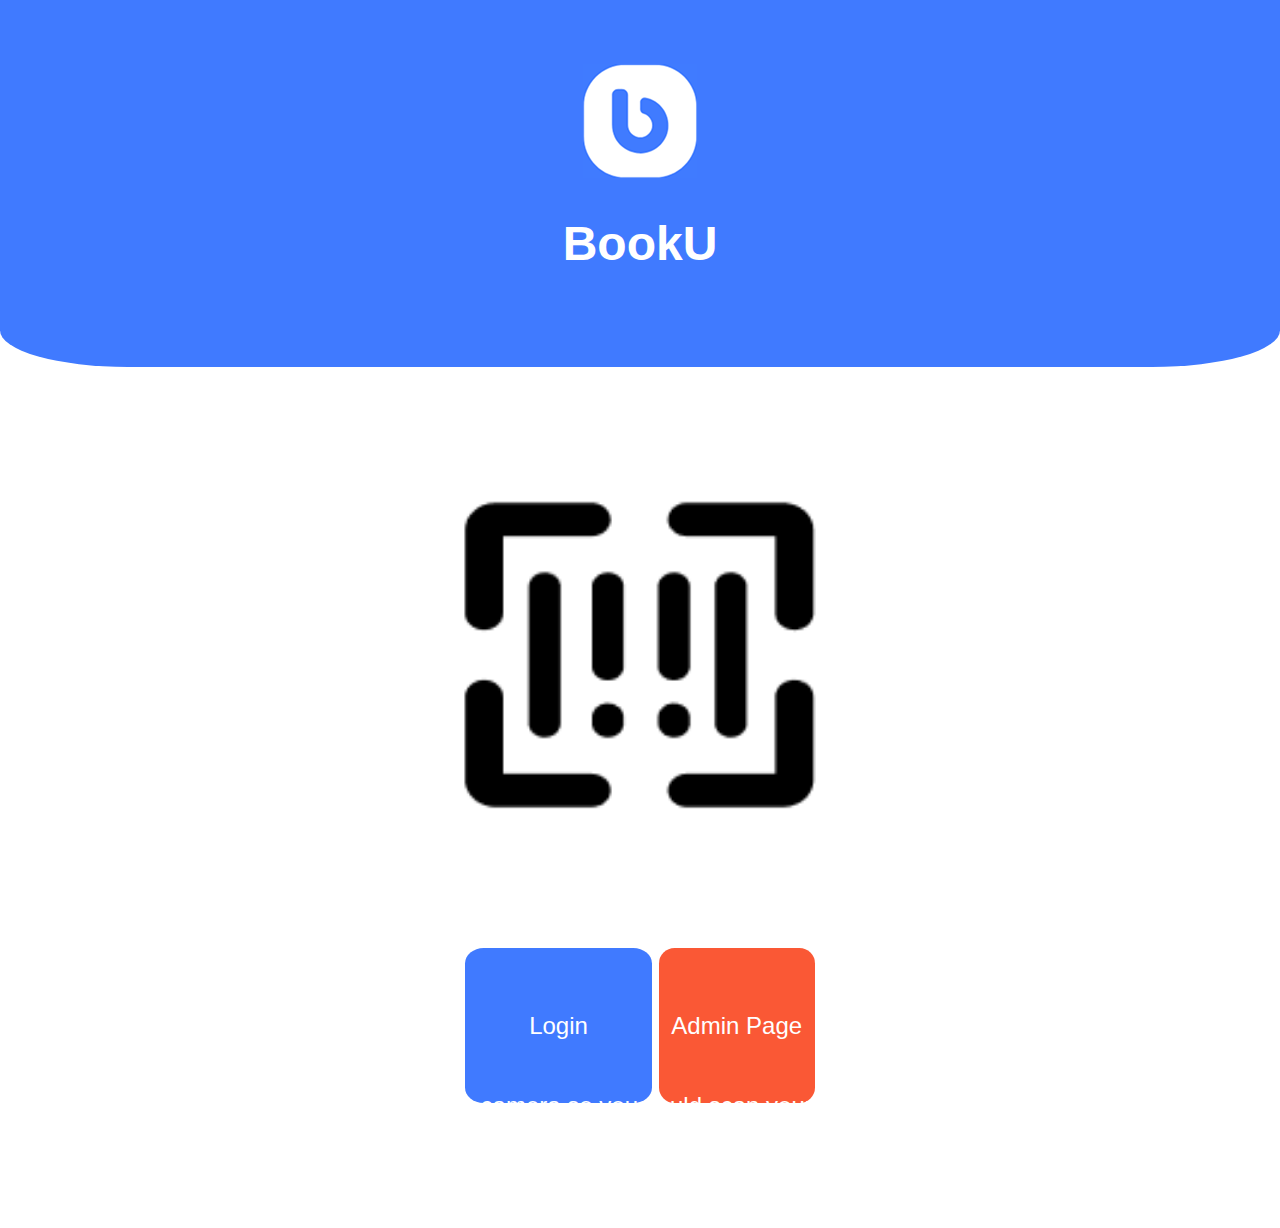
<file: index.html>
<!DOCTYPE html>
<html lang="en">
<head>
    <meta charset="UTF-8">
    <meta name="viewport" content="width=device-width, initial-scale=1.0">
    <!-- <link rel="stylesheet" href="style.css"> -->
    <title>BookU Login</title>
    <style>
        body {
            text-align: center;
            font-family: sans-serif;
            color: white;
            font-size: 150%;
            padding: 0;
            margin: 0;
            box-sizing: border-box;
        }
        .logoheader {
            padding: 5%;
            border-bottom-left-radius: 10%; border-bottom-right-radius: 10%;
            background-color: #407aff;
        }

        .scanbutton {
            width: 30%;
            max-width: 50%;
            padding: 10%;
        }
        .loginbutton {
            display: inline;
            background-color: #407aff;
            border-radius: 10%;
            padding: 5%;
        }
        #note { color: #ffffff }

        .AdminButton{
            display: inline;
            background-color: #fa5835;
            border-radius: 10%;
            padding-top: 5%;
            padding-bottom: 5%;
            padding-left: 1%;
            padding-right: 1%;
        }
    </style>
</head>
<body>
    <header class="logoheader">
        <img src="res/booku.png">
        <h1>BookU</h1>
    </header>
    <img class="scanbutton" src="res/scan.png" onclick="document.getElementById('note').style.color = '#444444'">
    <br>
    <br>
    <br>
    <p class="loginbutton" onclick="window.location.href = 'main_page.html'">Login</p>
    <p class="AdminButton" onclick="window.location.href = 'admin2.html'">Admin Page</p>
    <br><br>
    <p id="note">in the real app this would open the camera so you could scan your badge, but this is just a prototype<br>so just click the login button for now<br>- amy</p>
    <br>
</body>
</html>
</file>
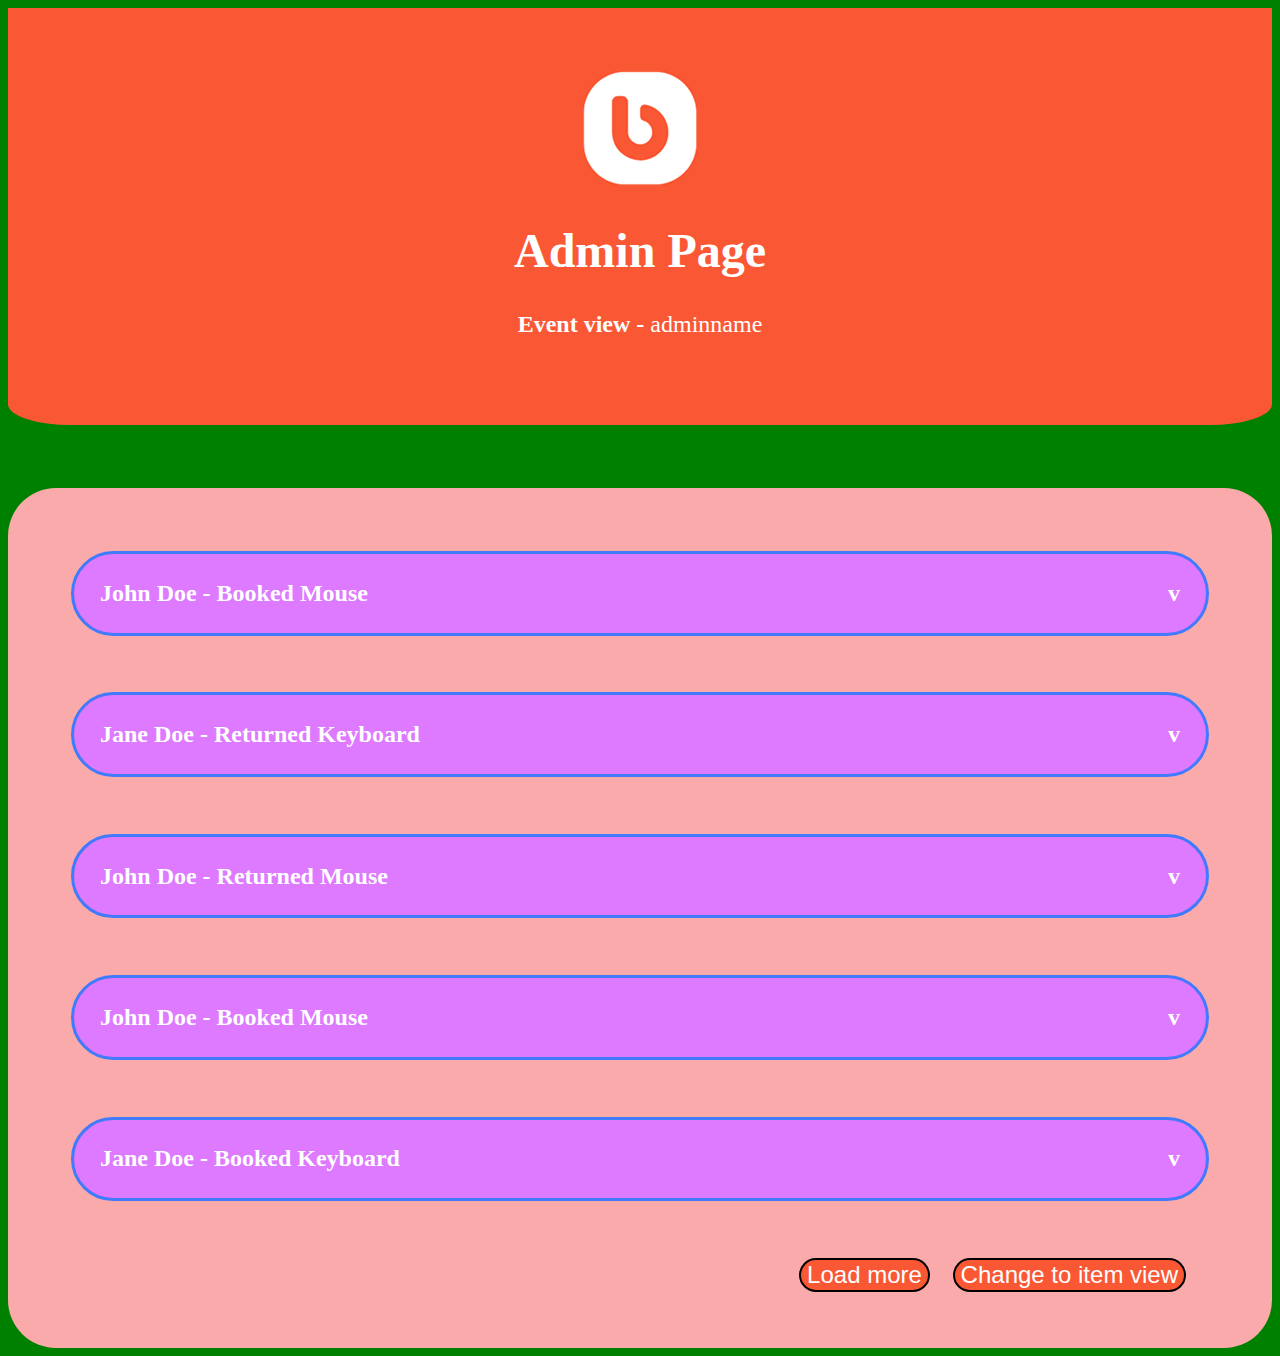
<file: admin1.html>
<!-- copy/pasted from admin2 since they're literally the same on figma -->
<!DOCTYPE html>
<html lang="en">
<head>
    <meta charset="UTF-8">
    <meta name="viewport" content="width=device-width, initial-scale=1.0">
    <link rel="stylesheet" href="style.css">
    <title>Admin 2</title>
    <style>
        body {
            text-align: center;
            font-size: 150%;
        }
        header {
            margin-bottom: 5%;
            background-color: #fa5835;
            border-bottom-right-radius: 5%; border-bottom-left-radius: 5%;
            padding: 5%;
            color: white;
        }
        .outside {
            color: white;
            padding: 2%;
            background-color:  #dd7aff;
            border-radius: 2em;
            border-style: solid;
            border-width: 10%;
            border-color: #407aff;
            margin-bottom: 5%;
            display: flow-root;
        }
        .maincontent {
            padding: 5%;
            text-align: left;
            border-radius: 2em;
            border-style: none;
            background-color: #faaaaa;
        }
        button {
            cursor: pointer;
            color: white;
            float: right;
            border-style: solid;
            border-width: 5%;
            border-radius: 1em;
            background-color: #fa5835;
            font-size: 100%;
            margin-right: 2%;
        }
        .colbutton {
            cursor: pointer;
        }
    </style>
</head>
<body>
    <header>
        <img src="res/booku.png" style="filter: hue-rotate(140deg);"> <!-- get red/transparent version of image -->
        <h1>Admin Page</h1><p><strong>Event view - </strong>adminname</p>
    </header>
    <div class="maincontent">
        <div class="outside">
            <table class="colbutton"><tbody><tr><th style="width: 100%">John Doe - Booked Mouse</th><th>v</th></tr></tbody></table>
            <div class="inside" style="display: none;">
                <p>Taken out at 9:12 04/04/2025</p>
                <p>Booked from 03/04/2025 to 03/05/2025</p>
                <p>Items of this type left: 160</p>
                <button onclick="this.parentElement.parentElement.remove()">Unbook</button>
            </div>
        </div>
        <div class="outside">
            <table class="colbutton"><tbody><tr><th style="width: 100%">Jane Doe - Returned Keyboard</th><th>v</th></tr></tbody></table>
            <div class="inside" style="display: none;">
                <p>Taken out at 9:12 04/04/2025</p>
                <p>Booked from 03/04/2025 to 03/05/2025</p>
                <p>Items of this type left: 160</p>
                <button onclick="this.parentElement.parentElement.remove()">Unbook</button>
            </div>
        </div>
        <div class="outside">
            <table class="colbutton"><tbody><tr><th style="width: 100%">John Doe - Returned Mouse</th><th>v</th></tr></tbody></table>
            <div class="inside" style="display: none;">
                <p>Taken out at 9:12 04/04/2025</p>
                <p>Booked from 03/04/2025 to 03/05/2025</p>
                <p>Items of this type left: 160</p>
                <button onclick="this.parentElement.parentElement.remove()">Unbook</button>
            </div>
        </div>
        <div class="outside">
            <table class="colbutton"><tbody><tr><th style="width: 100%">John Doe - Booked Mouse</th><th>v</th></tr></tbody></table>
            <div class="inside" style="display: none;">
                <p>Taken out at 9:12 04/04/2025</p>
                <p>Booked from 03/04/2025 to 03/05/2025</p>
                <p>Items of this type left: 160</p>
                <button onclick="this.parentElement.parentElement.remove()">Unbook</button>
            </div>
        </div>
        <div class="outside">
            <table class="colbutton"><tbody><tr><th style="width: 100%">Jane Doe - Booked Keyboard</th><th>v</th></tr></tbody></table>
            <div class="inside" style="display: none;">
                <p>Taken out at 9:12 04/04/2025</p>
                <p>Booked from 03/04/2025 to 03/05/2025</p>
                <p>Items of this type left: 160</p>
                <button onclick="this.parentElement.parentElement.remove()">Unbook</button>
            </div>
        </div>
        <button onclick="window.location.href = 'admin2.html'" style="cursor: pointer;">Change to item view</button>
        <button style="cursor: pointer;">Load more</button>
        <br>
    </div>
</body>
<!-- make events collapsible -->
<script>
    collapsables = document.getElementsByClassName("colbutton")

    for (let i = 0; i != collapsables.length; i++) {
        collapsables[i].addEventListener("click", function () {
                nextelement = this.nextElementSibling;
                indicator = collapsables[i].childNodes[0].childNodes[0].childNodes[1] // this sucks but i don care
                if (nextelement.style.display == "none") { nextelement.style.display = "block"; indicator.textContent = "<" }
                else { nextelement.style.display = "none"; indicator.textContent = "v" }
            }
        )
    }
</script>
</html>
</file>
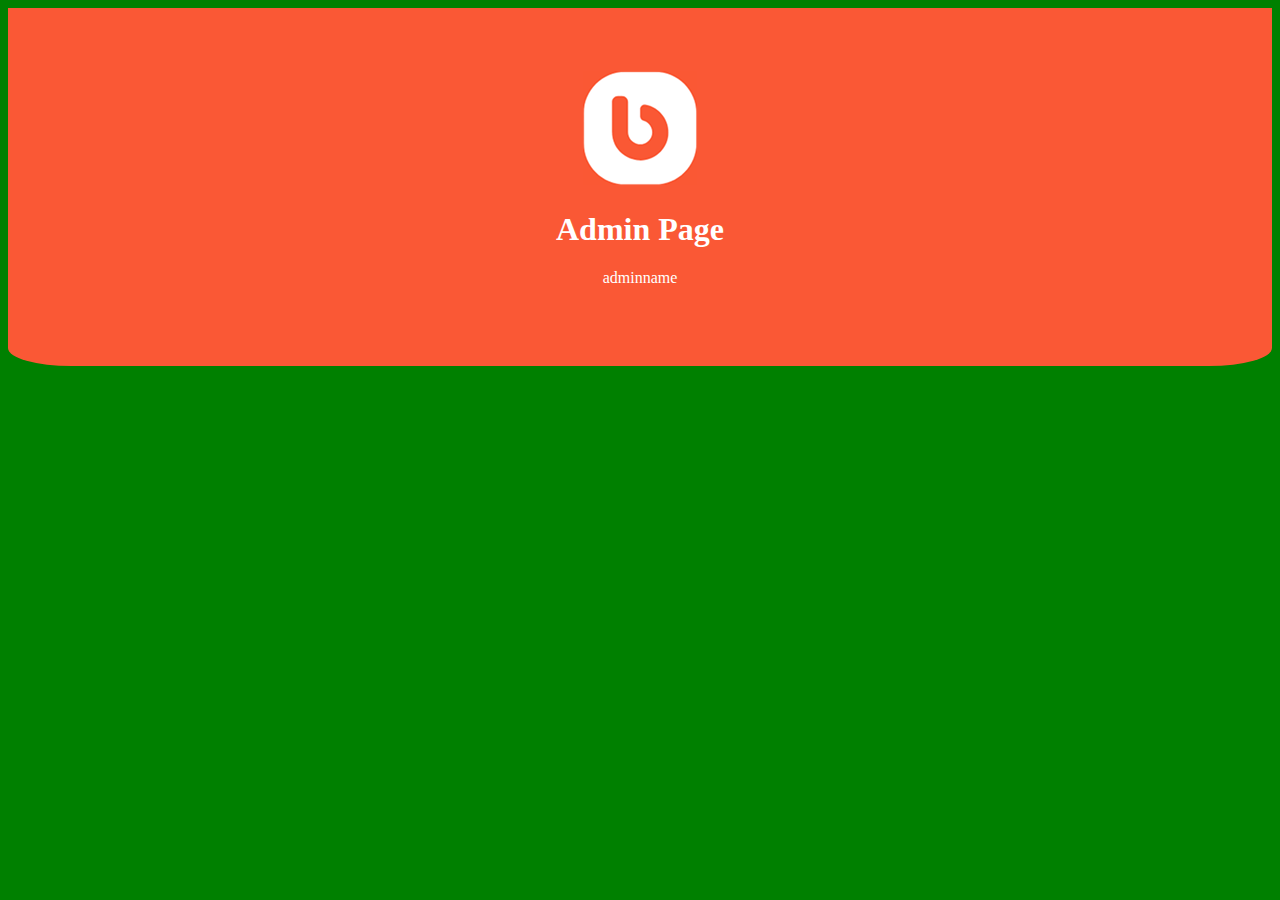
<file: admin2.html>
<!DOCTYPE html>
<html lang="en">
<head>
    <meta charset="UTF-8">
    <meta name="viewport" content="width=device-width, initial-scale=1.0">
    <link rel="stylesheet" href="style.css">
    <title>Admin 2</title>
    <style>
        body {
            text-align: center;
        }
        header {
            background-color: #fa5835;
            border-bottom-right-radius: 5%; border-bottom-left-radius: 5%;
            padding: 5%;
            color: white;
        }
    </style>
</head>
<body>
    <!-- Mollie --->
    <header>
        <img src="res/booku.png" style="filter: hue-rotate(140deg);"> <!-- get red/transparent version of image -->
        <h1>Admin Page</h1><p id="name">adminname</p>
    </header>
</body>
</html>
</file>
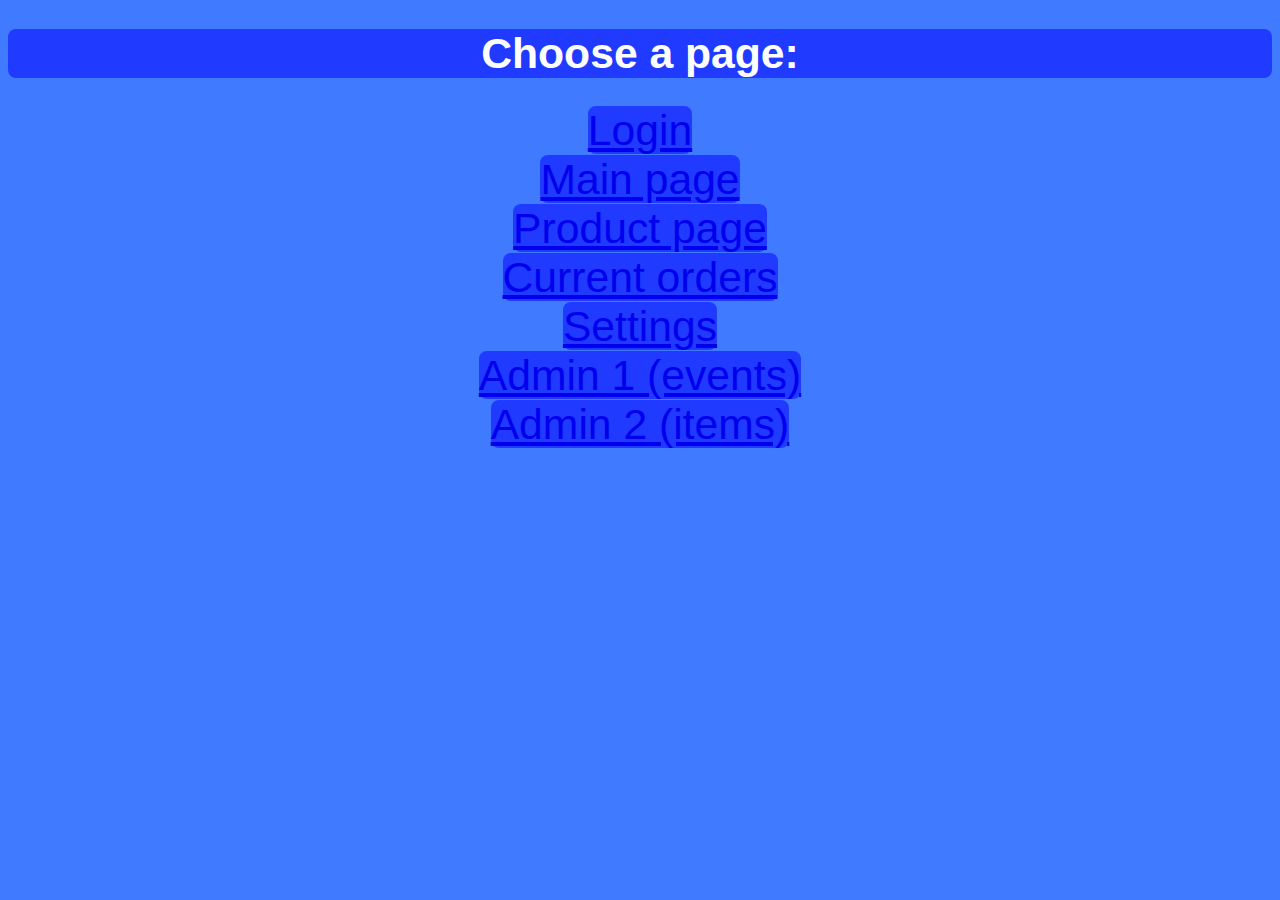
<file: choice.html>
<!DOCTYPE html>
<html lang="en">
<head>
    <meta charset="UTF-8">
    <meta name="viewport" content="width=device-width, initial-scale=1.0">
    <title>Page choice</title>
    <style>
        body {
            font-family: sans-serif;
            background-color: #407aff;
            color: #ffffff;
            text-align: center;
        }
        a, h1 {
            border-radius: 8px;
            background-color: #203aff;
            font-size: 32pt;
        }
    </style>
</head>
<body>
    <h1>Choose a page:</h1>
    <a href="index.html">Login</a><br>
    <a href="main_page.html">Main page</a><br>
    <a href="product_page.html">Product page</a><br>
    <a href="current_orders.html">Current orders</a><br>
    <a href="settings.html">Settings</a><br>
    <a href="admin1.html">Admin 1 (events)</a><br>
    <a href="admin2.html">Admin 2 (items)</a><br>
</body>
</html>
</file>
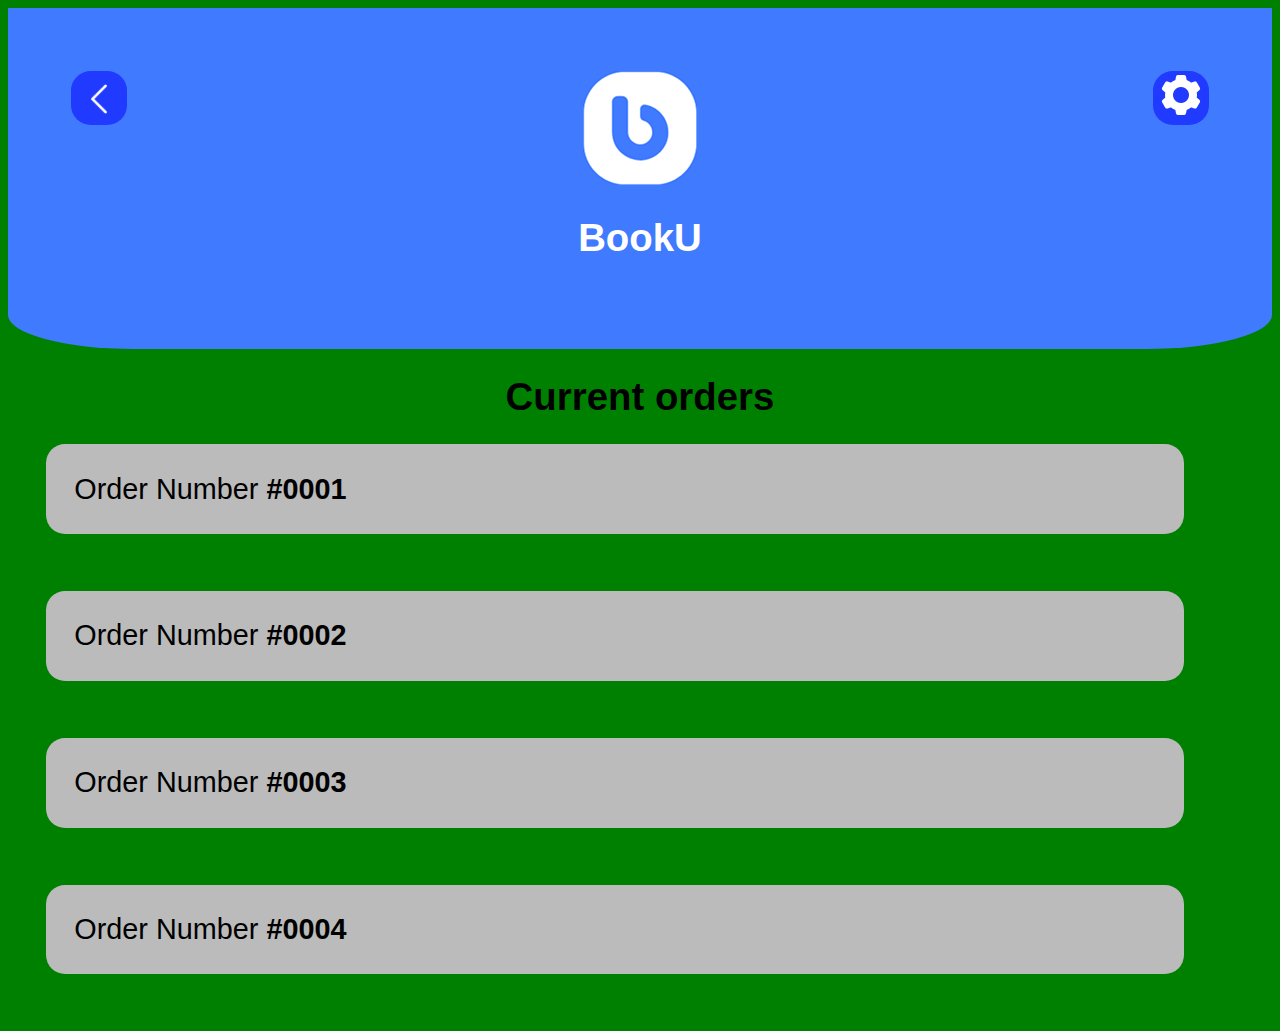
<file: current_orders.html>
<!DOCTYPE html>
<html lang="en">
  <head>
    <meta charset="UTF-8" />
    <meta name="viewport" content="width=device-width, initial-scale=1.0" />
    <link rel="stylesheet" href="style.css" />
    <title>Current orders</title>
    <style>
      body {
        text-align: center;
        font-family: sans-serif;
        color: rgb(255, 255, 255);
        font-size: 120%;
      }
      button {
        font-size: 150%;
      }
      .page {
        color: black;
      }
      .logoheader {
        padding: 5%;
        border-bottom-left-radius: 10%;
        border-bottom-right-radius: 10%;
        background-color: #407aff;
      }
      .settings {
        height: 54px;
        width: 56px;
        float: right;
        padding: 0%;
        background-color: #203aff;
        border-radius: 36%;
        border-width: 0;
      }
      .back {
        height: 54px;
        width: 56px;
        float: left;
        padding: 0%;
        background-color: #203aff;
        border-radius: 36%;
        border-width: 0;
      }
      .content {
        color: black;
        display: none;
      }
      .box {
        width: 90%;
        height: 10%;
        margin-bottom: 4.5%;
        background: #bbbbbb;
        border-radius: 1em;

        margin-left: 3%;
      }
      .p1 {
        text-align: center;
      }
      .h1 {
        text-align: center;
      }
      .collapsible {
        background-color: #bbbbbb;
        border-radius: 1em;
        cursor: pointer;
        padding: 2.5%;
        width: 100%;
        border: none;
        text-align: left;
        outline: none;
        font-size: 60%;
      }
      .active, .collapsible:hover {
        border-radius: .75em;
        background-color: #555;
      }
      .returned {
        background-color: green;
        padding: 2%;
      }
      .Overdue{
        background-color: red;
        padding: 2%;
      }
      button {
        border-radius: 1em;
        border-style: none;
      }
      .received{
background-color: #407aff;
padding: 2%;
      }
      .damage{
        background-color: yellow;
        padding: 2%;
      }
    </style>
  </head>
  <body>
    <header class="logoheader">
      <button class="settings">
        <img
          src="res/icons8-settings-48.png"
          onclick="window.location.href = 'settings.html'"
        />
      </button>
      <button class="back">
        <img
          style="width: 100%"
          src="res/backwards.png"
          onclick="window.location.href = 'main_page.html'"
        />
      </button>
      <img
        src="res/booku.png"
        onclick="window.location.href = 'main_page.html'"
      />
      <h1>BookU</h1>
    </header>

    <div class="page">
      <h1 id="order">Current orders</h1>
      <div class="box">
        <button style="font-size: 150%"type="button" class="collapsible">Order Number <strong>#0001</strong></button>
        <div class="content">
          <p>
            5 Mouse(s) <br />
            <br />
            25/03/25 - 27/04/25
          </p>
          <div> <button class="returned"> Returned </button> </div>
          <br />
        </div>
      </div>

      <div class="box">
        <button style="font-size: 150%"type="button" class="collapsible">Order Number <strong>#0002</strong></button>
        <div class="content">
          <p>
            15 keyboard(s) <br />
            <br />
            04/04/25 - 18/04/25
          </p>
          <div> <button class="Overdue"> Overdue </button> </div>
          <br />
        </div>
      </div>

      <div class="box">
        <button style="font-size: 150%"type="button" class="collapsible">Order Number <strong>#0003</strong></button>
        <div class="content">
          <p>
            8 monitor(s) <br />
            <br />
            01/05/25 - 15/05/25
          </p>
          <div> <button class="received"> Received </button> </div>
          <br />
        </div>
      </div>
    </div>

    <div class="box">
      <button style="font-size: 150%"type="button" class="collapsible">Order Number <strong>#0004</strong></button>
      <div class="content">
        <p>
          15 keyboard(s) <br />
          <br />
          04/04/25 - 18/04/25
        </p>
        <div> <button class="damage"> Damaged </button> </div>
        <br />
      </div>
    </div>
   
    <script>
      var coll = document.getElementsByClassName("collapsible");
      var i;

      for (i = 0; i < coll.length; i++) {
        coll[i].addEventListener("click", function () {
          this.classList.toggle("active");
          var content = this.nextElementSibling;
          if (content.style.display === "block") {
            content.style.display = "none";
          } else {
            content.style.display = "block";
          }
        });
      }
    </script>
  </body>
</html>
</file>
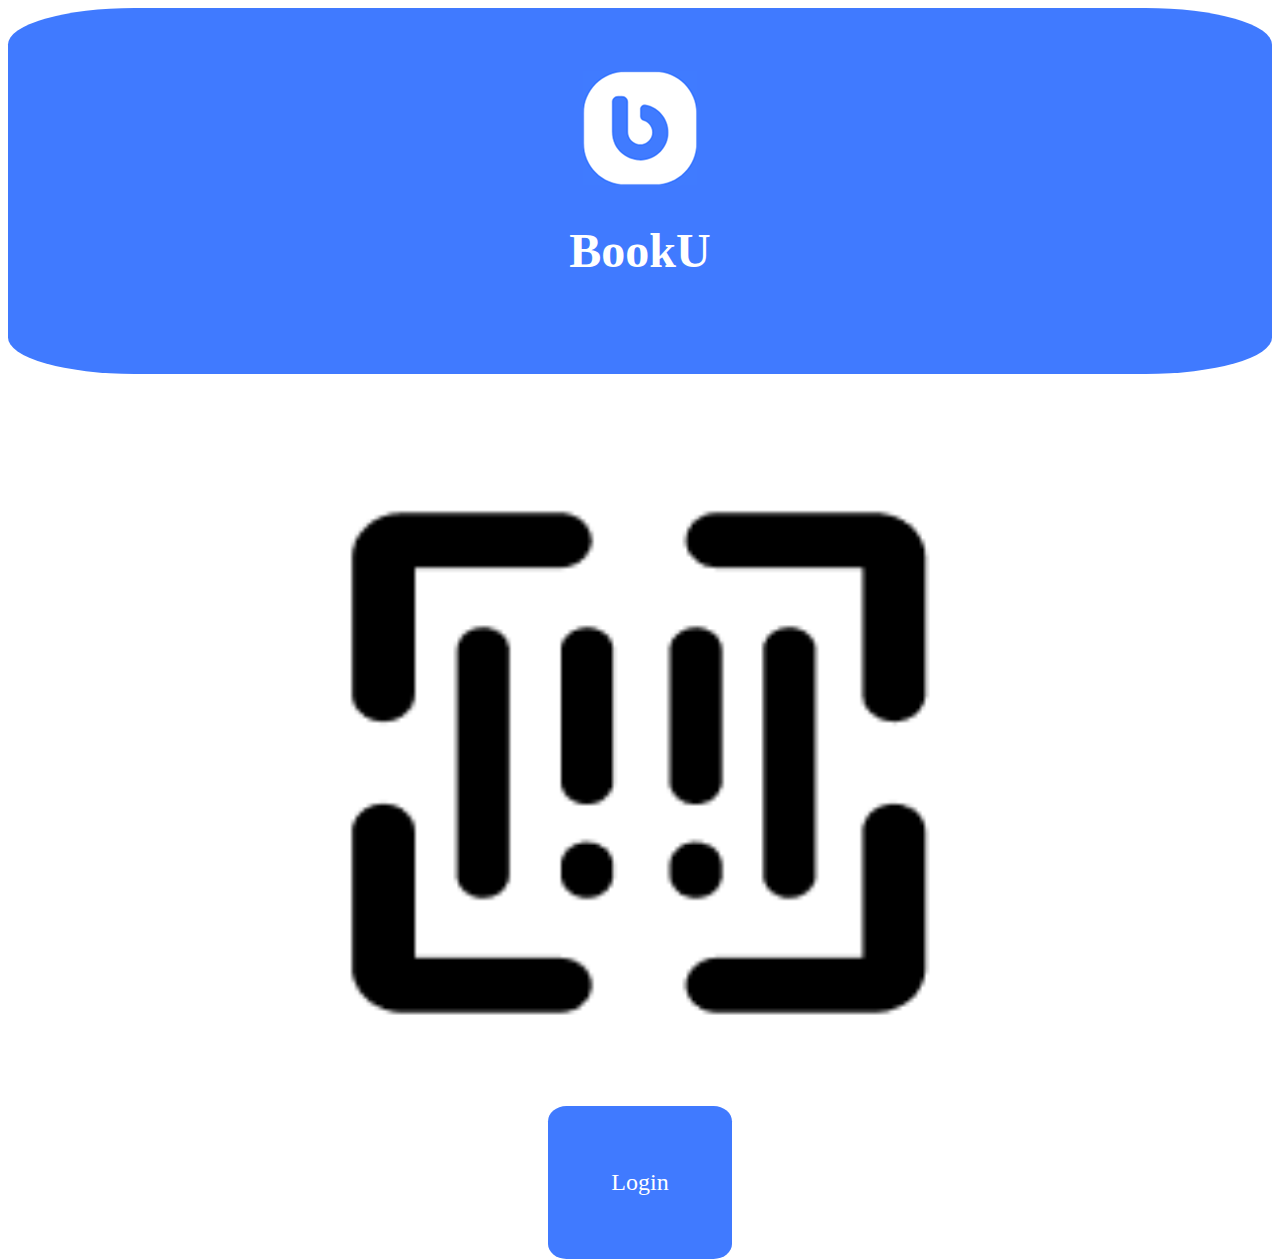
<file: login.html>
<!DOCTYPE html>
<html lang="en">
<head>
    <meta charset="UTF-8">
    <meta name="viewport" content="width=device-width, initial-scale=1.0">
    <title>Document</title>
    <style>
        body {
            text-align: center;
            color: white;
            font-size: 150%;
        }
        header {
            padding: 5%;
            border-radius: 10%;
            background-color: #407aff;
        }
        .scanbutton {
            width: 50%;
            padding: 10%;
        }
        .loginbutton {
            display: inline;
            background-color: #407aff;
            border-radius: 10%;
            padding: 5%;
        }
    </style>
</head>
<body>
    <header>
        <img src="res/booku.png"></img>
        <h1>BookU</h1>
    </header>
    <img class="scanbutton" src="res/scan.png"></img>
    <br> <!-- <p> is to the right of <img> otherwise? -->
    <p class="loginbutton">Login</p>
</body>
</html>
</file>
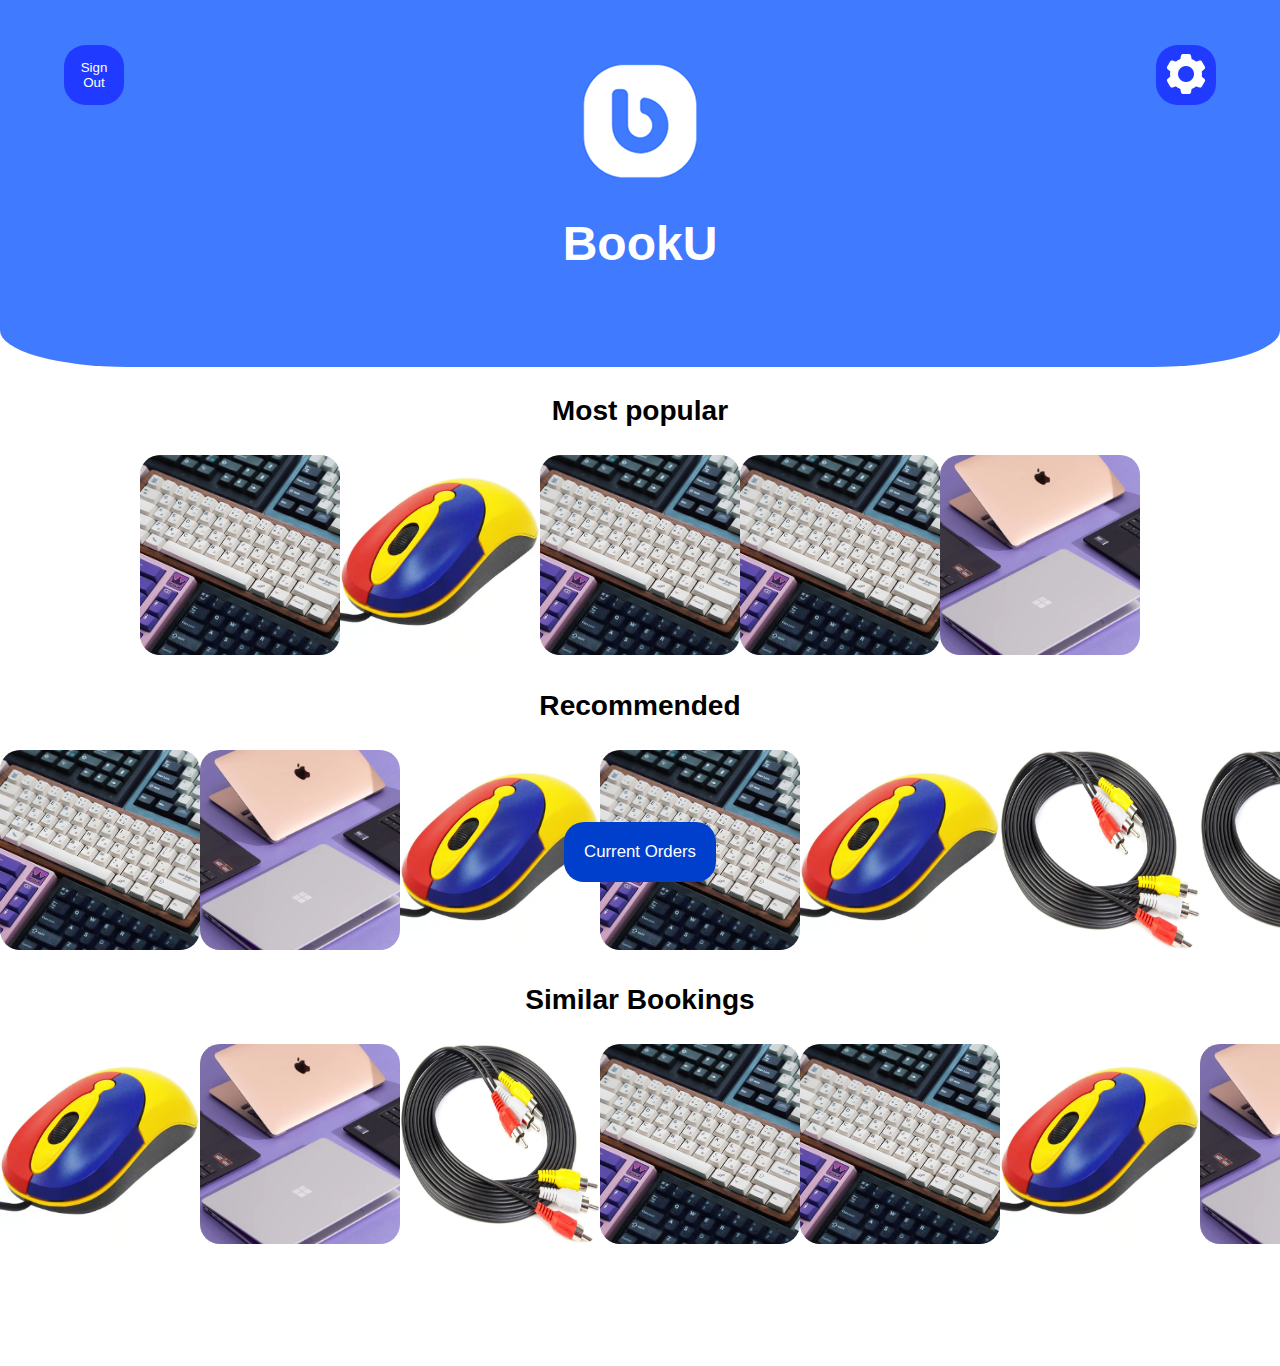
<file: main_page.html>
<!DOCTYPE html>
<html lang="en">
  <head>
    <meta charset="UTF-8" />
    <meta name="viewport" content="width=device-width, initial-scale=1.0" />
    <link rel="stylesheet" href="main_page.css" />
    <title>Home</title>
  </head>
  <body>
    <header class="logoheader">
      <button class="back"  onclick="window.location.href = 'index.html'">
        Sign<br>Out
        </button>
      <button class="settings">
        <img
          src="res/icons8-settings-48.png"
          onclick="window.location.href = 'settings.html'"
        />
      </button>

      <img src="res/booku.png" />
      <h1>BookU</h1>
    </header>
    <h3>Most popular</h3>
    <div class="scrollable">
      <div class="content" id="mostpopular"></div>
    </div>
    <h3>Recommended</h3>
    <div class="scrollable">
      <div class="content" id="recommended"></div>
    </div>

    <h3>Similar Bookings</h3>
    <div class="scrollable">
      <div class="content" id="similarbookings"></div>
    </div>
  
    <br />

    <button
      class="orders"
      onclick="window.location.href = 'current_orders.html'"
    >
      Current Orders
    </button>
    <br />
    <br />
  </body>
  <script>
    function randInt(max) {
      return Math.floor(Math.random() * max);
    }

    lists = [
      document.getElementById("mostpopular"),
      document.getElementById("recommended"),
      document.getElementById("similarbookings"),
    ];

    items = [
      { type: "Keyboard", img: "res/keyboeadfr.png" },
      { type: "Laptop", img: "res/laptop.png" },
      { type: "Mouse", img: "res/multicoloured-mouse.avif" },
      { type: "Cable", img: "res/cable.png" },
    ];

    for (const i in lists) {
      itemamount = randInt(8) + 4;
      for (let j = 0; j != itemamount; j++) {
        itemid = randInt(items.length);
        itemtype = items[itemid];
        itemelement = document.createElement("img");

        itemelement.src = itemtype.img;
        itemelement.style.width = "200px";
        itemelement.style.height = "200px";
        itemelement.style.borderRadius = "10%";

        linkelement = document.createElement("a");
        linkelement.href = `product_page.html?item=${itemtype.type}`;

        linkelement.append(itemelement);
        lists[i].appendChild(linkelement);
      }
    }
  </script>
</html>
</file>
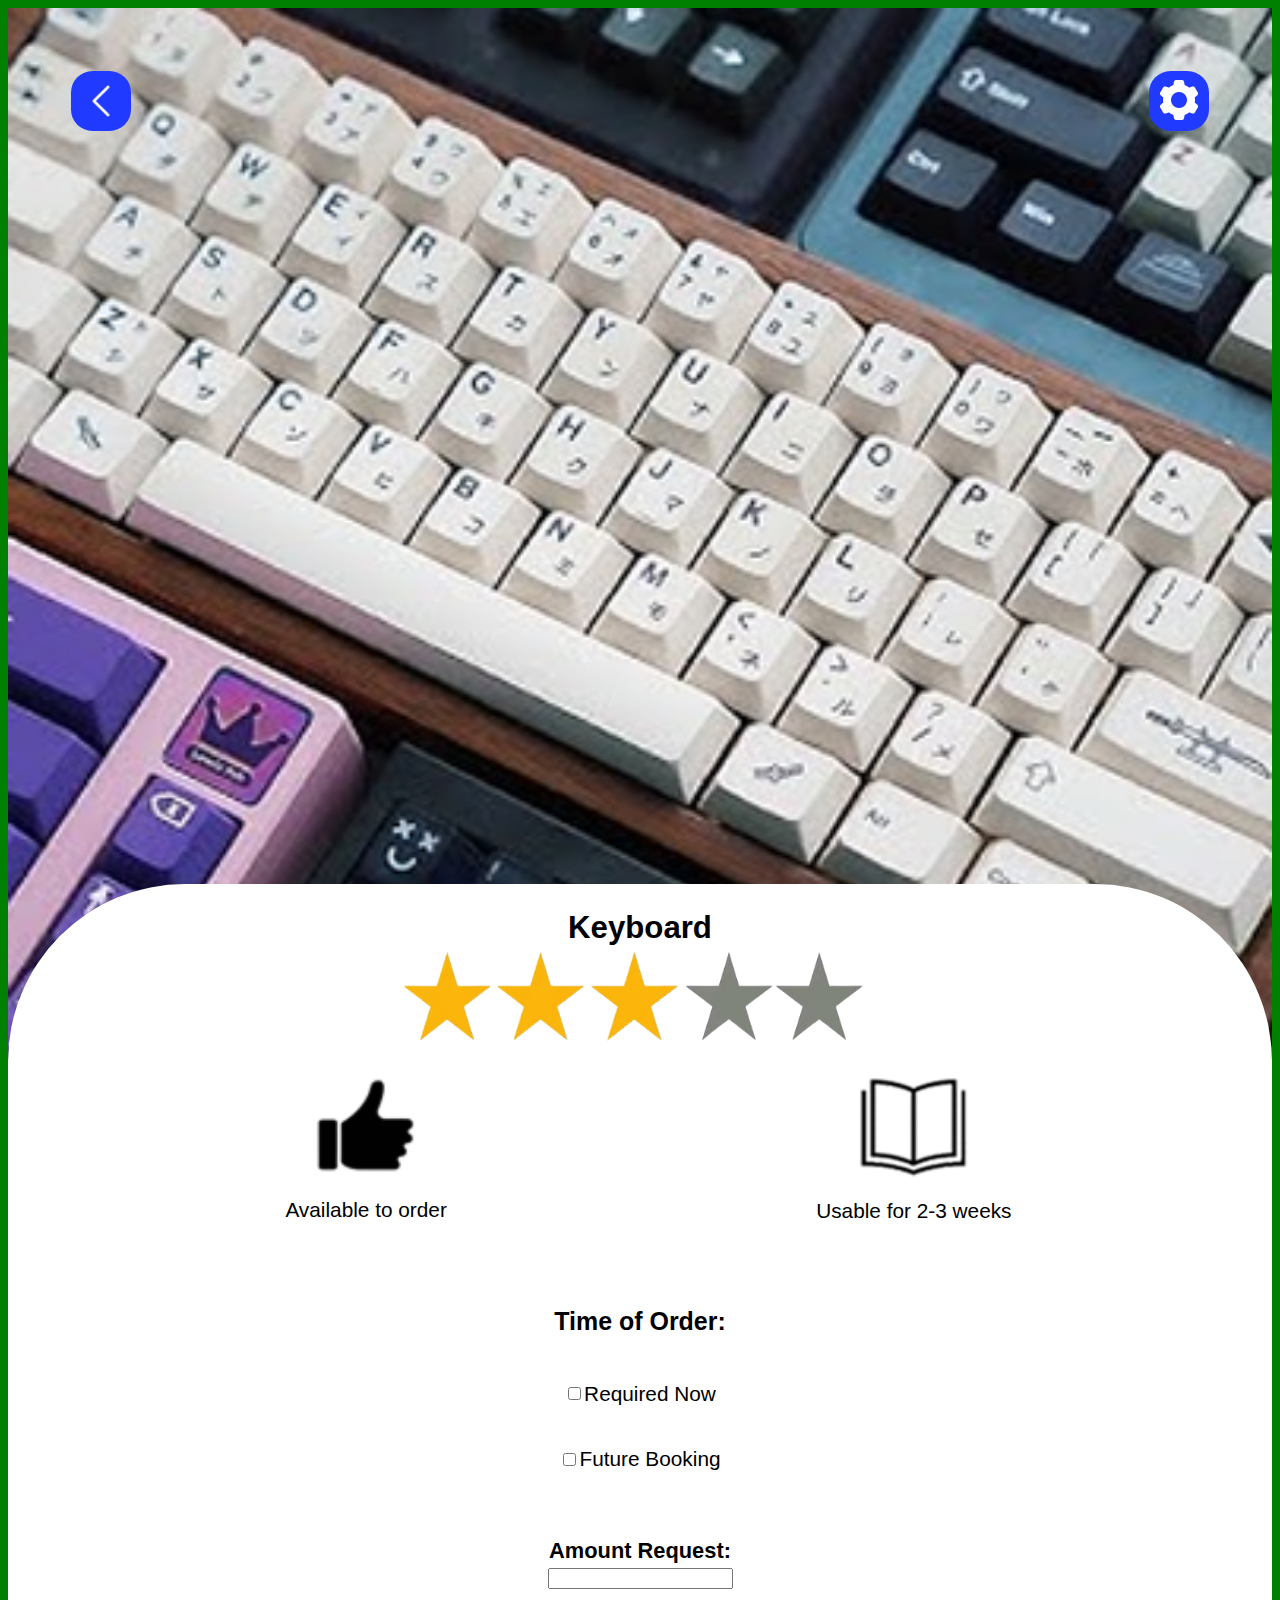
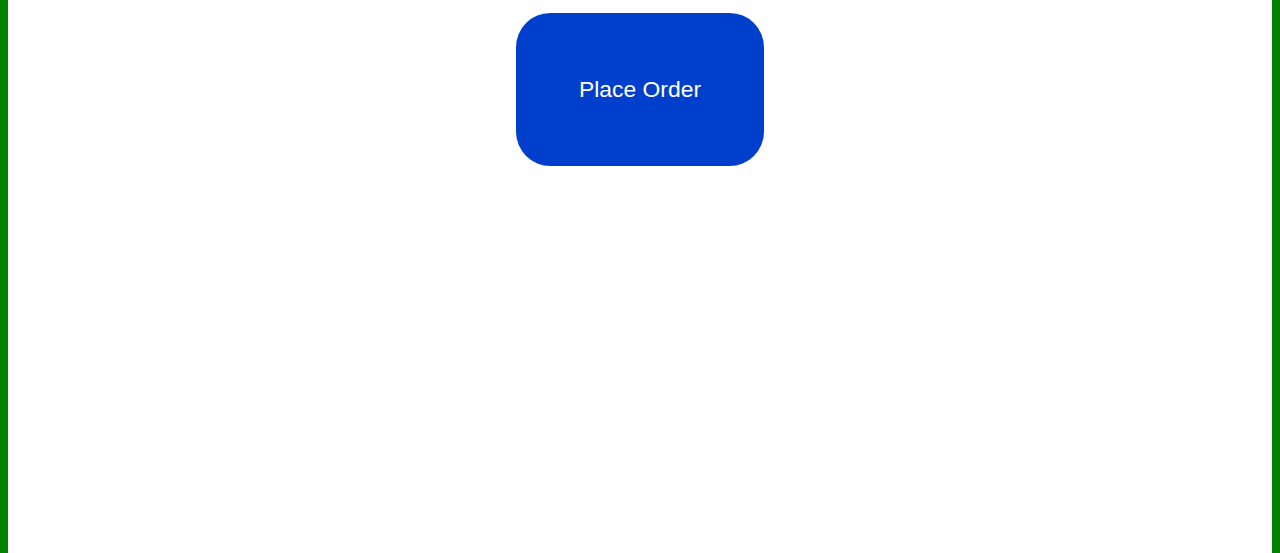
<file: product_page.html>
<!DOCTYPE html>
<html lang="en">
  <head>
    <meta charset="UTF-8" />
    <meta name="viewport" content="width=device-width, initial-scale=1.0" />
    <link rel="stylesheet" href="style.css" />
    <title>Product</title>
    <style>
      body {
        text-align: center;
        font-family: sans-serif;
        color: white;
        font-size: 130%;
      }
      
      .settings {
      height: 60px;
      width: 60px;
      position: absolute;
      top: 5%;
      right: 5%;
      padding: 0%;
      background-color: #203aff;
      border-radius: 36%;
      border-width: 0;
      float: left;
      color: white;
    }
    .back {
    height: 60px;
    width: 60px;
    position: absolute;
    top: 5%;
    left: 5%;
    padding: 0%;
    background-color: #203aff;
    border-radius: 36%;
    border-width: 0;
    float: left;
    color: white;
  }

      .page {
        position: relative;
        width: 100%;
      }
      .image {
        width: 100%;
        position: relative;
        height: 50%;
      }

      .keyboardtext {
        border-top-left-radius: 14%;
        border-top-right-radius: 14%;
        position: absolute;
        color: black;
        background: white;
        height: 100%;
        width: 100%;
        top: 69%;
      }
      .Ktext {
        color: black;
        margin-bottom: 0;
        padding-bottom: 0;
      }
      .stars {
        width: 40%;
        margin-top: 0;
        padding-top: 0;
      }
      .under_stars {
        display: flex;
        justify-content: space-evenly;
        align-items: center;
        margin-top: 1rem;
      }

      .under_stars .item {
        display: flex;
        flex-direction: column;
        width: 30%;
        height: 10%;
        align-items: center;
      }

      .under_stars .item img {
        height: 40%;
        width: 30%;
      }
      .lowerhalf {
      
      }

      .ToO {
        font-size: 120%;
        margin-top: 5%;
      }

      .check {
        display: flex;
        flex-direction: row;
        align-items: center;
        justify-content: center;
        margin-bottom: 0;
      }
      .check2 {
        display: flex;
        flex-direction: row;
        align-items: center;
        justify-content: center;
      
      }
      .Request {
        
        margin-bottom: 0px;
        font-size: 105%;
      }
      .Order {
        background-color: #003fcc;
        color: white;
        
        padding: 5%;
        font-size: 110%;
        border-radius: 1.5em;
        border: none;
      }

      .hidden {
        opacity: 0;
        pointer-events: none;
        display: none;
      }
      #FutureCalendar {
        /* position: absolute;
        top: 37%;
        text-align: center;
        left: 10%; */
        /* width: 60%; */
        transition: 0.5s cubic-bezier(0.075, 0.82, 0.165, 1);
      }

      .flex-col {
        display: flex;
        flex-direction: column;
        gap: .25rem;
      }
      .item {
        font-size: 100%;
      }
    </style>
  </head>
  <body>
    <div class="page">
      <img class="image"/>
      <button class="settings">
        <img
          src="res/icons8-settings-48.png"
          onclick="window.location.href = 'settings.html'"
        />
      </button>
      <button class="back">
        <img
          style="width: 100%"
          src="res/backwards.png"
          onclick="window.location.href = 'main_page.html'"
        />
      </button>

      <div class="keyboardtext">
        <h2 class="Ktext"></h2>
        <img class="stars" src="res/three-out-of-five-stars.png"/>
        <div class="under_stars">
          <div class="item">
            <img src="res/finger.png"/>
            <p>Available to order</p>
          </div>
          <div class="item">
            <img src="res/book.png" />
            <p>Usable for 2-3 weeks</p>
          </div>
        </div>

        <div class="lowerhalf">
          <p class="ToO"><strong>Time of Order:</strong></p>
          <div class="check">
            <input type="checkbox" id="ReqNow" name="ReqNow" value="ReqNow" />
            <p>Required Now</p>
          </div>

          <div class="flex-col">
            <div class="check2">
                <input type="checkbox" id="Future" name="Future" value="true" />
                <p>Future Booking</p>
              </div>
              <img id="FutureCalendar" src="res/calendar.jpg" class="hidden" />
          </div>
          <br>
          <p class="Request"><strong> Amount Request:</strong></p>
          <input type="number" class="amount" name="amount" />
          <br><br>
          <button class="Order" onclick="window.location.href = 'main_page.html'">Place Order</button>
        </div>
      </div>
    </div>
  </body>
  <!-- for syncing main page item with this page -->
  <script>
    items = [
      {type: "Keyboard", img: "res/Keyboardstars.png"},
      {type: "Mouse", img: "res/multicoloured-mouse.avif"},
      {type: "Laptop", img: "res/laptop.png"},
      {type: "Cable", img: "res/cable.png"}
    ]

    const urlParams = new URLSearchParams(window.location.search)
    var item = urlParams.get('item')
    if (item == null) {item = "Keyboard"}
    console.log(document.getElementsByClassName("Ktext"))

    document.getElementsByClassName("Ktext")[0].textContent = item;
    // linear search
    for (let i = 0; i != items.length; i++) {
      if (items[i].type == item) {
        document.getElementsByClassName("image")[0].src = items[i].img;
        break;
      }
    }
  </script>
  <!-- for calendar popup (there's probably a way to do this with css only) -->
  <script>
    const futureBooking = document.getElementById("Future");
    const futureBookingCalendar = document.getElementById("FutureCalendar");
    const ReqNow = document.getElementById("ReqNow");
    function calenderToggle(e) {
      if (e.target.checked) {
        futureBookingCalendar.classList.remove("hidden");
      } else {
        futureBookingCalendar.classList.add("hidden");
      }
    }

    // function singleCheck(e) {
    //   if (e.target === futureBooking) {
    //     if (ReqNow.checked) {
    //       ReqNow.checked = false;
    //     }
    //   } else {
    //     if (futureBooking.checked) {
    //       futureBooking.checked = false;
    //     }
    //   }
    // }

    futureBooking.addEventListener("click", calenderToggle);
    futureBooking.addEventListener("click", singleCheck);
    ReqNow.addEventListener("click", (e) => {
      singleCheck(e);
      futureBookingCalendar.classList.add("hidden");
    });
  </script>
</html>
</file>
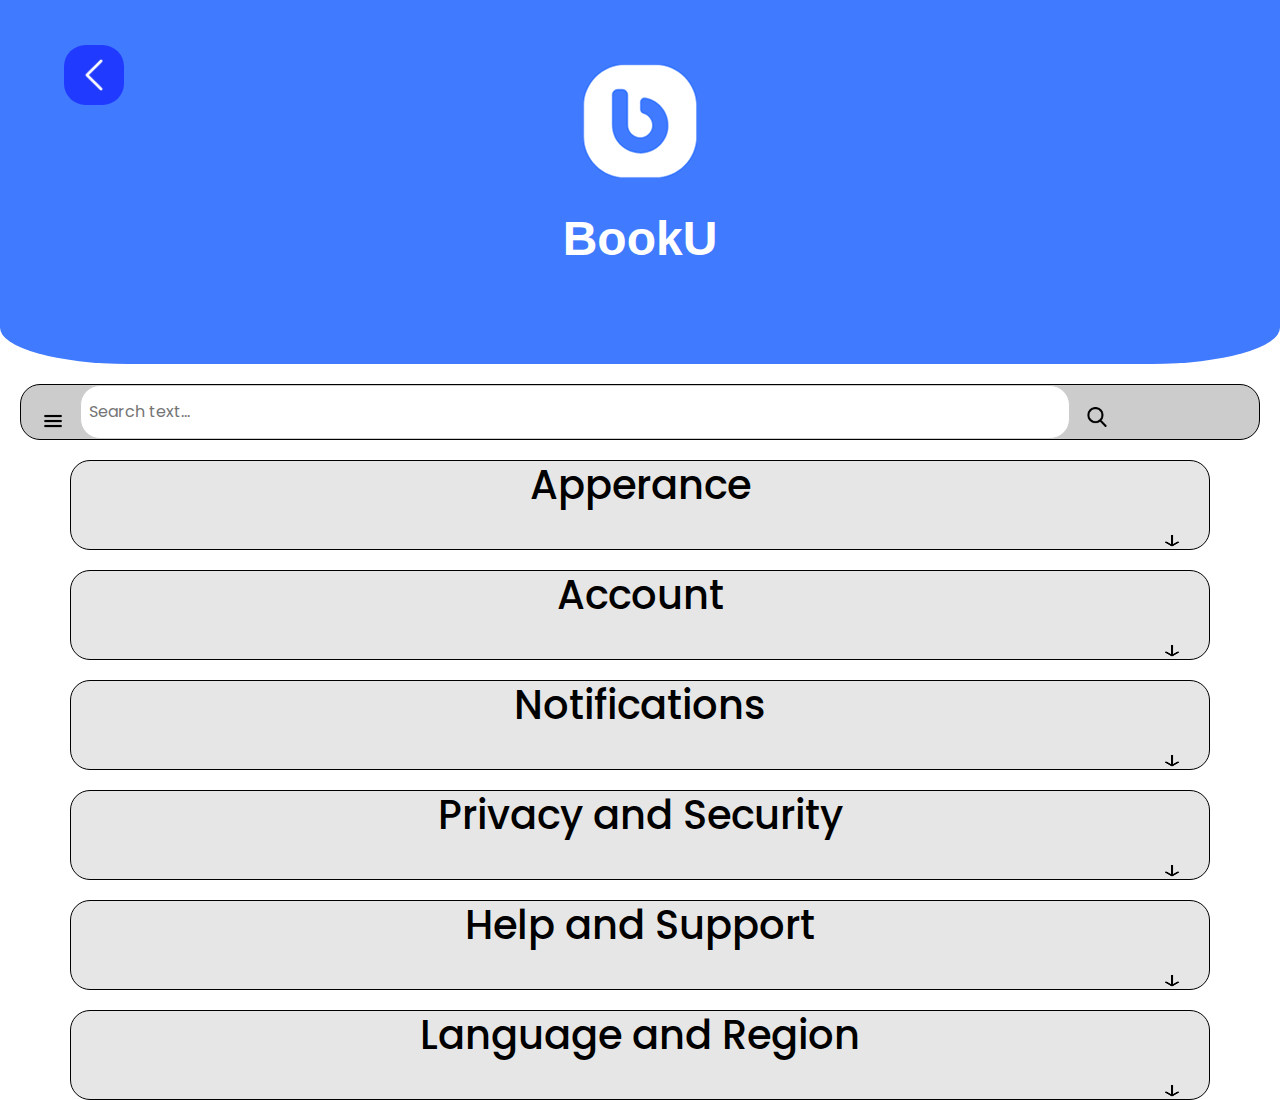
<file: settings.html>
<!DOCTYPE html>
<html lang="en">
  <head>
      <meta charset="UTF-8" />
      <meta name="viewport" content="width=device-width, initial-scale=1.0">
      <title>Settings</title>
      <link href="https://cdn.jsdelivr.net/npm/bootstrap@5.3.3/dist/css/bootstrap.min.css" rel="stylesheet" integrity="sha384-QWTKZyjpPEjISv5WaRU9OFeRpok6YctnYmDr5pNlyT2bRjXh0JMhjY6hW+ALEwIH" crossorigin="anonymous">
  </head>
  <body>
      <header class="logoheader" style="    display: block; unicode-bidi: isolate;">
          <button class="back">
              <img
                style="width: 100%"
                src="res/backwards.png"
                onclick="window.location.href = 'main_page.html'"/>
              </button>
        
          <img src="res/booku.png" onclick="window.location.href = 'main_page.html'">
            <br>
       <h1 class="header1" translate="no" style="font-size: 150%;">BookU</h1>
       
              </header>
  </body>
  <div class="mbody">
      <div class="search-container">
          <div class="dropdown">
              <button class="dropbtn"><img src="res/588a6507d06f6719692a2d15 (1).png" alt="" class="three-lines"></button>
              <div class="dropdown-content">
                <a href="/index.html">log out</a>
                <a href="/admin1.html">admin</a>
                <a href="/main_page.html">Products</a>
              </div>
            </div>
          <input type="text" id="searchInput" placeholder="Search text..." />
          <button onclick="highlightSearch()" class="search-btn" ><img src="res/search.png" alt="" class="Search-symbol"></button>
        </div>
      
        <div id="content">
        
          
          <script>
              const input = document.getElementById('searchInput');
              const content = document.getElementById('content');
          
              input.addEventListener('input', () => {
                highlightSearch(input.value.trim());
              });
          
              function highlightSearch(searchText) {
                removeHighlights(content);
                if (!searchText) return;
          
                const regex = new RegExp(`\\b${escapeRegExp(searchText)}\\b`, 'gi');
          
                walkTextNodes(content, node => {
                  const matches = [...node.textContent.matchAll(regex)];
                  if (matches.length > 0) {
                    const span = document.createElement('span');
                    span.innerHTML = node.textContent.replace(regex, match => `<span class="highlight">${match}</span>`);
                    node.replaceWith(...span.childNodes);
                  }
                });
              }
          
              function escapeRegExp(text) {
                return text.replace(/[.*+?^${}()|[\]\\]/g, '\\$&');
              }
          
              function removeHighlights(container) {
                const highlights = container.querySelectorAll('span.highlight');
                highlights.forEach(span => {
                  span.replaceWith(span.textContent);
                });
              }
          
              function walkTextNodes(element, callback) {
                const walker = document.createTreeWalker(
                  element,
                  NodeFilter.SHOW_TEXT,
                  {
                    acceptNode: node => {
                      if (
                        node.parentNode &&
                        (node.parentNode.classList?.contains('highlight') ||
                        ['SCRIPT', 'STYLE'].includes(node.parentNode.nodeName))
                      ) {
                        return NodeFilter.FILTER_REJECT;
                      }
                      return NodeFilter.FILTER_ACCEPT;
                    }
                  }
                );
                let node;
                while ((node = walker.nextNode())) {
                  callback(node);
                }
              }
            </script>
      

      
      
      
    <!-- Google Translate Script -->
    <script type="text/javascript">
      function googleTranslateElementInit() {
        new google.translate.TranslateElement({
          pageLanguage: 'en',
          includedLanguages: 'en,es,fr,de,ja,zh-CN,ro',
          layout: google.translate.TranslateElement.InlineLayout.SIMPLE
        }, 'google_translate_element');
      }
    </script>

    <script type="text/javascript" src="//translate.google.com/translate_a/element.js?cb=googleTranslateElementInit"></script>

    <link href="https://fonts.googleapis.com/css2?family=Lobster&family=Poppins:wght@400&family=Roboto&family=Playfair+Display&display=swap" rel="stylesheet">
    <div class="content">
    
    
    <style>
      .logoheader {
            padding: 5%;
              border-bottom-left-radius: 10%; border-bottom-right-radius: 10%;
              background-color: #407aff;
          }
      .header1{
        color: white;
        display: block;
      font-size: 2em;
      margin-block-start: 0.67em;
      margin-block-end: 0.67em;
      margin-inline-start: 0px;
      margin-inline-end: 0px;
      font-weight: bold;
      unicode-bidi: isolate;
      }
      .back {
          height: 60px;
          width: 60px;
          position: absolute;
          top: 5%;
          left: 5%;
          padding: 0%;
          background-color: #203aff;
          border-radius: 36%;
          border-width: 0;
          float: left;

        }
      body {
        text-align: center;
        font-family: sans-serif;
        color: black;
        font-size: 200%;
        padding: 0;
        margin: 0;
        box-sizing: border-box;
        }
      .mbody {
        font-family: 'Poppins', sans-serif;
        transition: font-family 0.3s ease;
        text-align: center;
      }
      #fontButton {
        padding: 10px 20px;
        font-size: 16px;
        border: none;
        border-radius: 6px;
        background-color: #007BFF;
        color: white;
        cursor: pointer;
        margin-bottom: 30px;
      }

      .content {
        font-size: 22px;
      }

      .search-container {
        margin-bottom: 20px;
      }
      input[type="text"] {
        padding: 8px;
        width:80% ;
        font-size: 16px;
      }
      button  {
        padding: 8px 12px;
        font-size: 16px;
        cursor: pointer;
        border: none;
        background-color: #cccccc00;
      }
      .highlight {
        background-color: rgba(18, 61, 177, 0.582);
        font-weight: bold;
      }
    </style>
  </head>


    

      

  
      
        <style>
        
          

      #textContent {
    margin-top: 20px;
    font-size: 24px;
  }
          .three-lines{
              width:20px;
              height: 20px;
              margin-top: 10px;
              margin-left: 10px;
              margin-right: 5px;
          }
          .Search-symbol{
              height: 20px;
              width: 20px;
              margin-top: 10px;
              margin-left: 5px;
          }

          .dark-mode {
              background-color: black;
              color: rgb(2, 2, 2);
          }
      
          .dropdown {
              position: relative;
              display: inline-block;
          }
      
          .dropdown-content {
              display: none;
              position: absolute;
              background-color: #f9f9f9;
              min-width: 160px;
              box-shadow: 0px 8px 16px rgba(0, 0, 0, 0.2);
              padding: 12px 16px;
              z-index: 1;
          }
      
          .dropdown:hover .dropdown-content {
              display: block;
          }
          .search-container {
              text-align: center;
              margin: 20px;
              background-color: #ccc;
              border-radius: 20px;
              display: flex;
              border: 1px solid #000000;
              
              
          }
          .logoimage {
          width: 100%;
          height:25%;
          }

          input {
              width: 80%;
              padding: 8px;
              font-size: 16px;
              border: 1px solid #ccc;
              border-radius: 20px;
              
          }
          .search-container {
              margin-bottom: 20px;
          }

          #search {
              width: 80%;
              padding: 8px;
              font-size: 16px;
            
              border-radius: 20px;
              background-color: #ccc;
          }

          /* List styling */
          .item-list {
              list-style: none;
              padding: 0;
          }

          .item-list li {
              padding: 8px;
              background-color: #f0f0f0;
              margin: 5px;
              border-radius: 5px;
          }

          .hidden {
              display: none;
          }
      .acoount-div{
          background-color: #464040f3;
          height: 800px;
          width: 80%;
          margin-left: 10%;
          margin-right: 10%;
          border-radius: 20px;
      }
      </style>
      </head>
      

      
      
      
      <script>
          
          document.getElementById("search").addEventListener("input", function() {
              let filter = this.value.toLowerCase();
              let items = document.querySelectorAll(".item-list li");

              items.forEach(item => {
                  let text = item.textContent.toLowerCase();
                  if (text.includes(filter)) {
                      item.classList.remove("hidden");
                  } else {
                      item.classList.add("hidden");
                  }
              });
          });
      
          function toggleDropdown() {
              var menu = document.getElementById("menu");
              if (menu.style.display === "block") {
                  menu.style.display = "none";
              } else {
                  menu.style.display = "block";
              }
          }
      
          window.onclick = function(event) {
              if (!event.target.matches('button')) {
                  var menu = document.getElementById("menu");
                  if (menu.style.display === "block") {
                      menu.style.display = "none";
                  }
              }
          }
      
          function toggleDarkMode() {
              document.body.classList.toggle("dark-mode");
          }
      </script>
      
      <div class="wrapper">
          <div class="container">
              <h1>Apperance</h1>
              <button class="expand-btn"><img src="res/58f8bcf70ed2bdaf7c128307.png" alt="down-arrow" class="down-arrow"></button>
              <br>
              <br>
              <h1>Dark mode below:</h1>
              <button onclick="toggleDarkMode()" class="button-for-dark"> Dark Mode</button>
              <br>
              <br>
              <h1>Change font below:</h1>
              <button id="fontButton">Change Font</button>

          </div>
          <div class="container">
              <h1>Account</h1>
              <button class="expand-btn"><img src="res/58f8bcf70ed2bdaf7c128307.png" alt="down-arrow" class="down-arrow"></button>
              <br>
              <br>
              <div class="acoount-div">
                  <br>
                  
              <div class="container">
                  <h1>past orders:</h1>
                  <button class="expand-btn"><img src="res/58f8bcf70ed2bdaf7c128307.png" alt="down-arrow" class="down-arrow"></button>  
                  <br>
                  <br>
                  <h4>no past orders....</h4>
              </div>
              
            
              <div class="container">
                  <h1>payment methods</h1>
                  <button class="expand-btn"><img src="res/58f8bcf70ed2bdaf7c128307.png" alt="down-arrow" class="down-arrow"></button>  
                  <br>
                  <br>
                  <h4>no payment methods saved...</h4>
              </div>
          </div>
          </div>

          <div class="container">
              <h1>Notifications</h1>
              <button class="expand-btn"><img src="res/58f8bcf70ed2bdaf7c128307.png" alt="down-arrow" class="down-arrow"></button>
              <br>
              <br>
              <div class="Notifications-center">
                  <h5>notifications will show up here...</h5>
              </div>
          </div>

          <div class="container">
              <h1>Privacy and Security</h1>
            
              <button class="expand-btn"><img src="res/58f8bcf70ed2bdaf7c128307.png" alt="down-arrow" class="down-arrow"></button>
              <br></br>
              <br>
              <p>Your privacy and security are our top priorities. We are committed to protecting your personal information and ensuring a safe browsing experience. Any data you provide is securely stored and used only to improve our services, never shared with third parties without your consent. </p>
          </div>

          <div class="container">
              <h1>Help and Support</h1>
              <button class="expand-btn"><img src="res/58f8bcf70ed2bdaf7c128307.png" alt="down-arrow" class="down-arrow"></button>
              <br>
              <br>
              <h1>Location:</h1>
              <iframe src="https://www.google.com/maps/embed?pb=!1m18!1m12!1m3!1d16949.82235438467!2d-1.6317262350060229!3d52.80176441301085!2m3!1f0!2f0!3f0!3m2!1i1024!2i768!4f13.1!3m3!1m2!1s0x487a024776346265%3A0x1e14e88c557a62a1!2sBurton%20and%20South%20Derbyshire%20College!5e1!3m2!1sen!2suk!4v1744108223641!5m2!1sen!2suk" width="500" height="350" style="border:0;" allowfullscreen="" loading="lazy" referrerpolicy="no-referrer-when-downgrade"></iframe>
          
              <h1>Contact Us:</h1>
              <h2>Email:Booku@gmail.com</h2>
              <h2>Number:07394565828827</h2>
          </div>

          <div class="container">
              <h1>Language and Region</h1>
              <button class="expand-btn"><img src="res/58f8bcf70ed2bdaf7c128307.png" alt="down-arrow" class="down-arrow"></button>
              
              <br>
              <br>
              <h1>Change language below:</h1>
              <div id="google_translate_element"></div>
              <br>  
            
            
          </div>


        
    </div>

    <script>
        // Select all buttons
        document.querySelectorAll(".expand-btn").forEach(button => {
            button.addEventListener("click", function() {
                // Toggle the "expanded" class on the parent container
                this.parentElement.classList.toggle("expanded");
            });
        });
    </script>
    
  

 


</div>
<style>
    .Notifications-center{
        background-color: rgb(150, 150, 150);
        height: 300px;
        border-radius: 15px;
    }
   
    .button-for-dark{
        
        background-color: black;
        color: white;
        border-radius: 10px;
        width: 170px;
       
       
    }
    .dark-mode25{
        width: 100%;
        background-color: rgb(230, 230, 230);
        border-radius: 20px;
        height: 100px;
        padding: 20px;
        margin-top: 20px;
        border: 1px solid #000000;
        align-items: center;
    }
    .box-1{
        width: 100%;
        background-color: rgb(230, 230, 230);
        border-radius: 10px;
        height: 130px;
        padding: 20px;
        margin-top: 20px;
        
        
    }
    .box-2{
        width: 100%;
        background-color: rgb(230, 230, 230);
        border-radius: 10px;
        height: 130px;
        padding: 20px;
        margin-top: 20px;  
    }
    
    
    

    .down-arrow{
        height: 30px;
        width: 30px;
        border-radius: 20px;
        padding-bottom: 13px;
        
    }
    .dark-mode {
        background-color: rgb(66, 64, 64);
        color: rgb(0, 0, 0);
    }

    .dropdown-menu {
  max-height: 0;
  overflow: hidden;
  transition: all 0.3s ease;
}

.dropdown-menu-open {
  max-height: 500px;
  transition: all 0.3s ease;
}
.container {
            width: 100%;
            height: 90px;
            background-color: rgb(230, 230, 230);
            transition: all 0.3s ease;
            overflow: hidden;
            margin-top: 20px;
            align-items: center;
            border: 1px solid #000000;
            
            
            border-radius: 20px;
            
        }

        /* Expanded class for JS toggle */
        .expanded {
            height: auto !important;
        }

        /* Style for button */
        .expand-btn {
            margin-top: 10px;
            cursor: pointer;
            padding: 5px 10px;
            border: none;
            
            color: white;
            border-radius: 5px;
            transition: 0.5s;
            float: right;
        }

        .expand-btn:hover {
            background-color: #0056b3;
        }
</style>
<script>
//  const fonts = [
//       "'Poppins', sans-serif",
//       "'Roboto', sans-serif",
//       "'Lobster', cursive",
//       "'Playfair Display', serif"
//     ];

//     let currentFont = 0;

//     document.getElementById("fontButton").addEventListener("click", () => {
//       currentFont = (currentFont + 1) % fonts.length;

//       // Apply font to all elements inside .content except .no-font-change
//       document.querySelectorAll(".content *:not(.no-font-change)").forEach(el => {
//         el.style.fontFamily = fonts[currentFont];
//       });
//     });

  </script>
</div>
</div>
</html>
</file>
<file: style.css>
body{
    background-color: green;
}
</file>
<file: main_page.css>
body {
    text-align: center;
    font-family: sans-serif;
    color: black;
    font-size: 150%;
    padding: 0;
    margin: 0;
    box-sizing: border-box;
    touch-action: manipulation;
    vertical-align: auto;
}
.settings {
    height: 60px;
    width: 60px;
    position: absolute;
    top: 5%;
    right: 5%;
    padding: 0%;
    background-color: #203aff;
    border-radius: 36%;
    border-width: 0;
    float: left;
    color: white;
  }
.logoheader {
    padding: 5%;
    border-bottom-left-radius: 10%; border-bottom-right-radius: 10%;
    background-color: #407aff;
}
  .image {
    width: 100%;
    position: relative;
    height: 50%;
  }
  .back {
    height: 60px;
    width: 60px;
    position: absolute;
    top: 5%;
    left: 5%;
    padding: 0%;
    background-color: #203aff;
    border-radius: 36%;
    border-width: 0;
    float: left;
    color: white;
  }
h1 {
    color: white;
}
.scrollable {
    flex-direction: row;
    width: 100%; 
    overflow-x: auto; 
    overflow-y: hidden; 
    white-space: nowrap; 
}
.content {
    width: 100%;
}
.orders {
    position: sticky; bottom: 2%;
    background-color: #003FCC;
    color: white;
    padding: 20px;
    font-size: 70%;
    border-radius: 20px;
    border: none;
}
</file>
